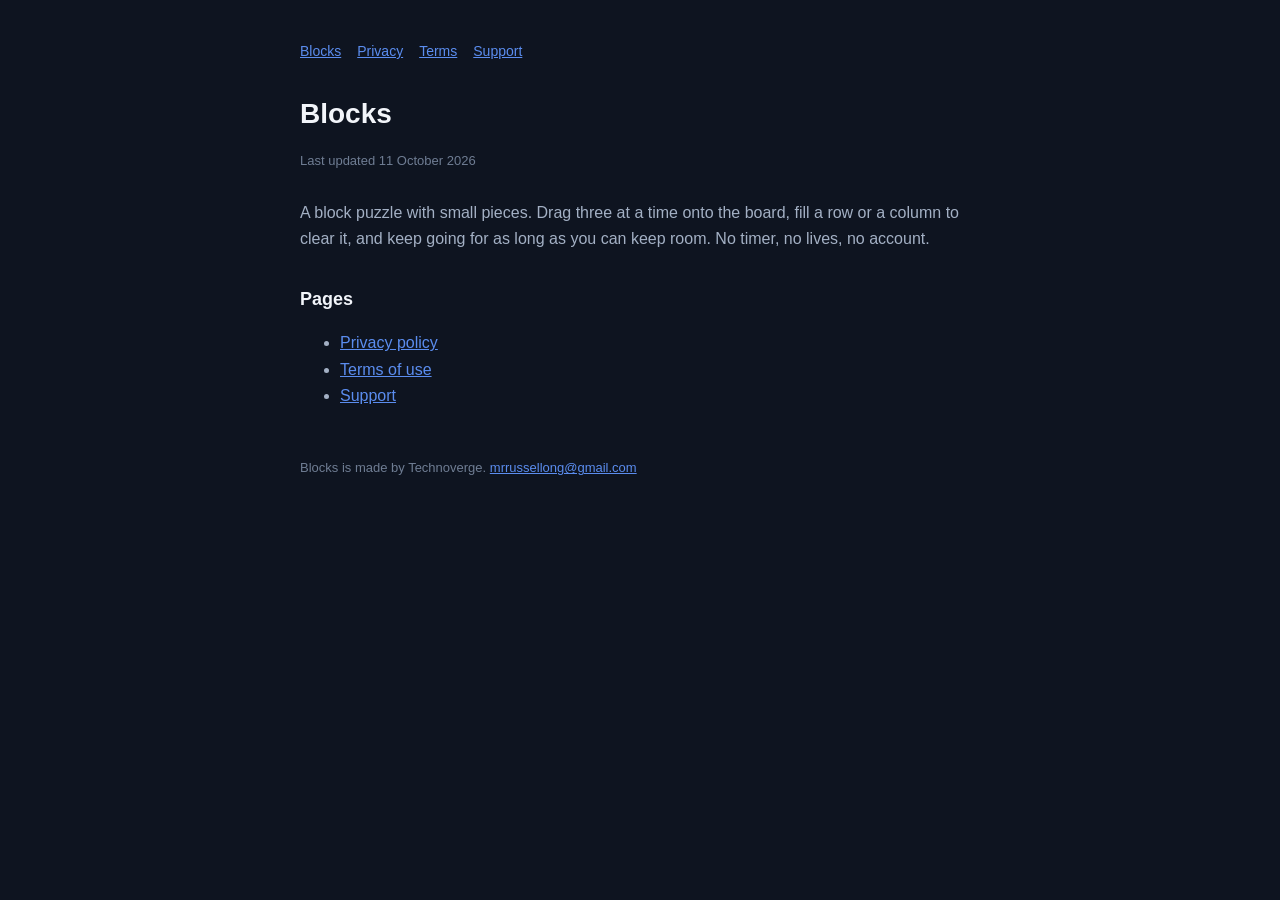
<file: index.html>
<!doctype html>
<html lang="en">
<head>
<meta charset="utf-8">
<meta name="viewport" content="width=device-width, initial-scale=1">
<title>Blocks · Blocks</title>
<link rel="stylesheet" href="style.css">
</head>
<body><main>
<nav><a href="index.html">Blocks</a><a href="privacy.html">Privacy</a><a href="terms.html">Terms</a><a href="support.html">Support</a></nav>
<h1>Blocks</h1>
<p class="updated">Last updated 11 October 2026</p>

<p>A block puzzle with small pieces. Drag three at a time onto the board, fill
a row or a column to clear it, and keep going for as long as you can keep room.
No timer, no lives, no account.</p>
<h2>Pages</h2>
<ul>
  <li><a href="privacy.html">Privacy policy</a></li>
  <li><a href="terms.html">Terms of use</a></li>
  <li><a href="support.html">Support</a></li>
</ul>

<footer>Blocks is made by Technoverge. <a href="mailto:mrrussellong@gmail.com">mrrussellong@gmail.com</a></footer>
</main></body>
</html>
</file>
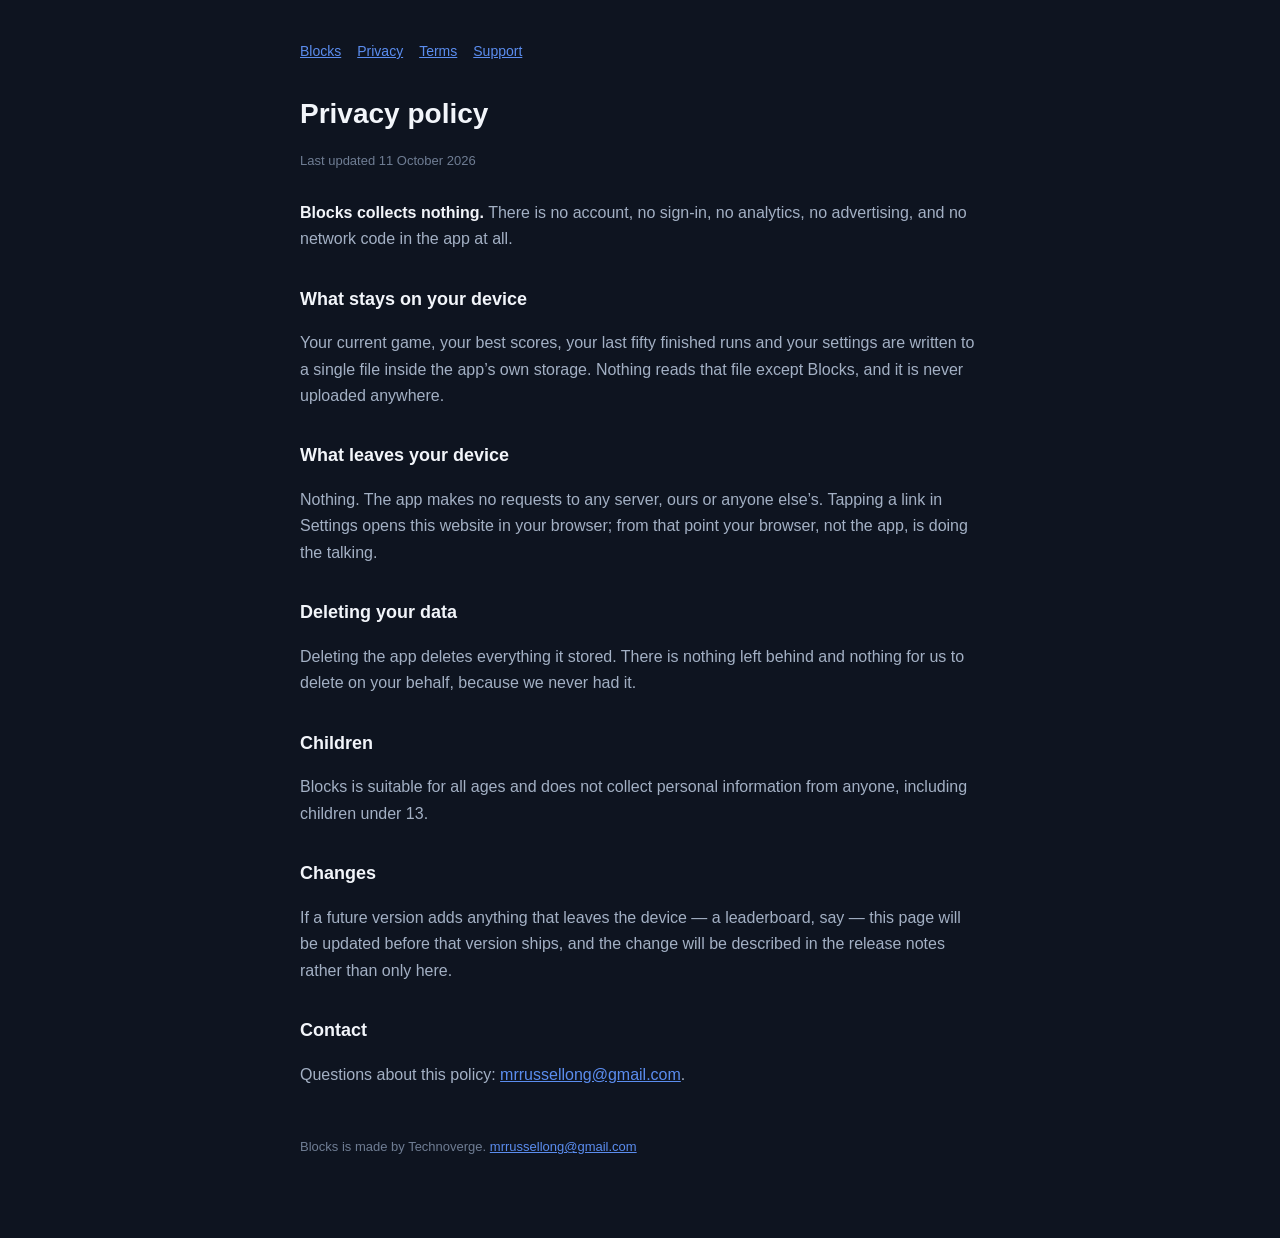
<file: privacy.html>
<!doctype html>
<html lang="en">
<head>
<meta charset="utf-8">
<meta name="viewport" content="width=device-width, initial-scale=1">
<title>Privacy policy · Blocks</title>
<link rel="stylesheet" href="style.css">
</head>
<body><main>
<nav><a href="index.html">Blocks</a><a href="privacy.html">Privacy</a><a href="terms.html">Terms</a><a href="support.html">Support</a></nav>
<h1>Privacy policy</h1>
<p class="updated">Last updated 11 October 2026</p>

<p><strong>Blocks collects nothing.</strong> There is no account, no sign-in, no
analytics, no advertising, and no network code in the app at all.</p>

<h2>What stays on your device</h2>
<p>Your current game, your best scores, your last fifty finished runs and your
settings are written to a single file inside the app’s own storage. Nothing
reads that file except Blocks, and it is never uploaded anywhere.</p>

<h2>What leaves your device</h2>
<p>Nothing. The app makes no requests to any server, ours or anyone else’s.
Tapping a link in Settings opens this website in your browser; from that point
your browser, not the app, is doing the talking.</p>

<h2>Deleting your data</h2>
<p>Deleting the app deletes everything it stored. There is nothing left behind
and nothing for us to delete on your behalf, because we never had it.</p>

<h2>Children</h2>
<p>Blocks is suitable for all ages and does not collect personal information
from anyone, including children under 13.</p>

<h2>Changes</h2>
<p>If a future version adds anything that leaves the device — a leaderboard, say
— this page will be updated before that version ships, and the change will be
described in the release notes rather than only here.</p>

<h2>Contact</h2>
<p>Questions about this policy: <a href="mailto:mrrussellong@gmail.com">mrrussellong@gmail.com</a>.</p>

<footer>Blocks is made by Technoverge. <a href="mailto:mrrussellong@gmail.com">mrrussellong@gmail.com</a></footer>
</main></body>
</html>
</file>
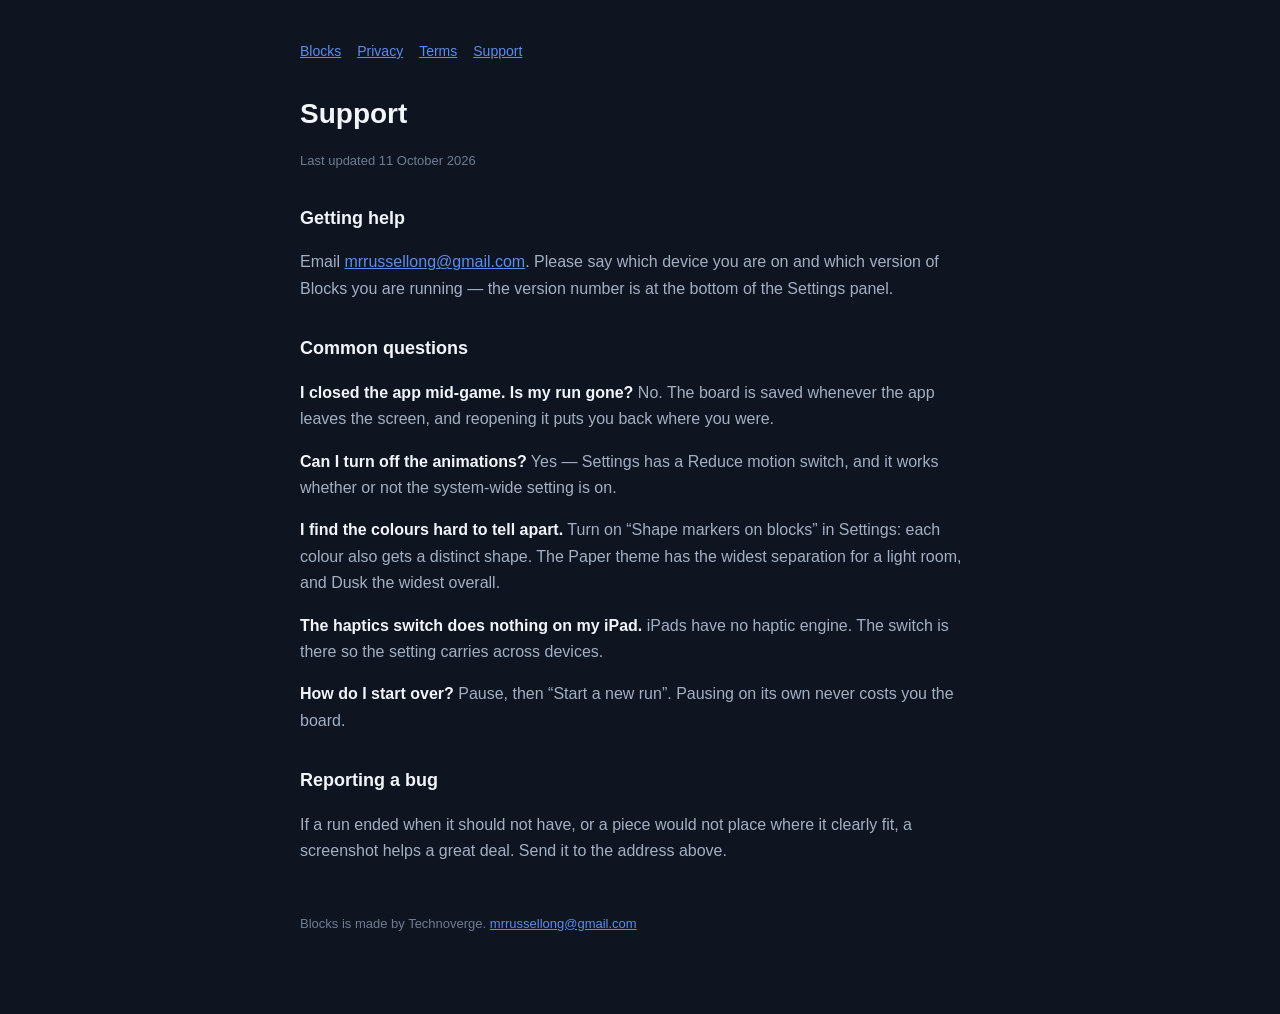
<file: support.html>
<!doctype html>
<html lang="en">
<head>
<meta charset="utf-8">
<meta name="viewport" content="width=device-width, initial-scale=1">
<title>Support · Blocks</title>
<link rel="stylesheet" href="style.css">
</head>
<body><main>
<nav><a href="index.html">Blocks</a><a href="privacy.html">Privacy</a><a href="terms.html">Terms</a><a href="support.html">Support</a></nav>
<h1>Support</h1>
<p class="updated">Last updated 11 October 2026</p>

<h2>Getting help</h2>
<p>Email <a href="mailto:mrrussellong@gmail.com">mrrussellong@gmail.com</a>.
Please say which device you are on and which version of Blocks you are running —
the version number is at the bottom of the Settings panel.</p>

<h2>Common questions</h2>
<p><strong>I closed the app mid-game. Is my run gone?</strong> No. The board is
saved whenever the app leaves the screen, and reopening it puts you back where
you were.</p>
<p><strong>Can I turn off the animations?</strong> Yes — Settings has a Reduce
motion switch, and it works whether or not the system-wide setting is on.</p>
<p><strong>I find the colours hard to tell apart.</strong> Turn on “Shape markers
on blocks” in Settings: each colour also gets a distinct shape. The Paper theme
has the widest separation for a light room, and Dusk the widest overall.</p>
<p><strong>The haptics switch does nothing on my iPad.</strong> iPads have no
haptic engine. The switch is there so the setting carries across devices.</p>
<p><strong>How do I start over?</strong> Pause, then “Start a new run”. Pausing
on its own never costs you the board.</p>

<h2>Reporting a bug</h2>
<p>If a run ended when it should not have, or a piece would not place where it
clearly fit, a screenshot helps a great deal. Send it to the address above.</p>

<footer>Blocks is made by Technoverge. <a href="mailto:mrrussellong@gmail.com">mrrussellong@gmail.com</a></footer>
</main></body>
</html>
</file>
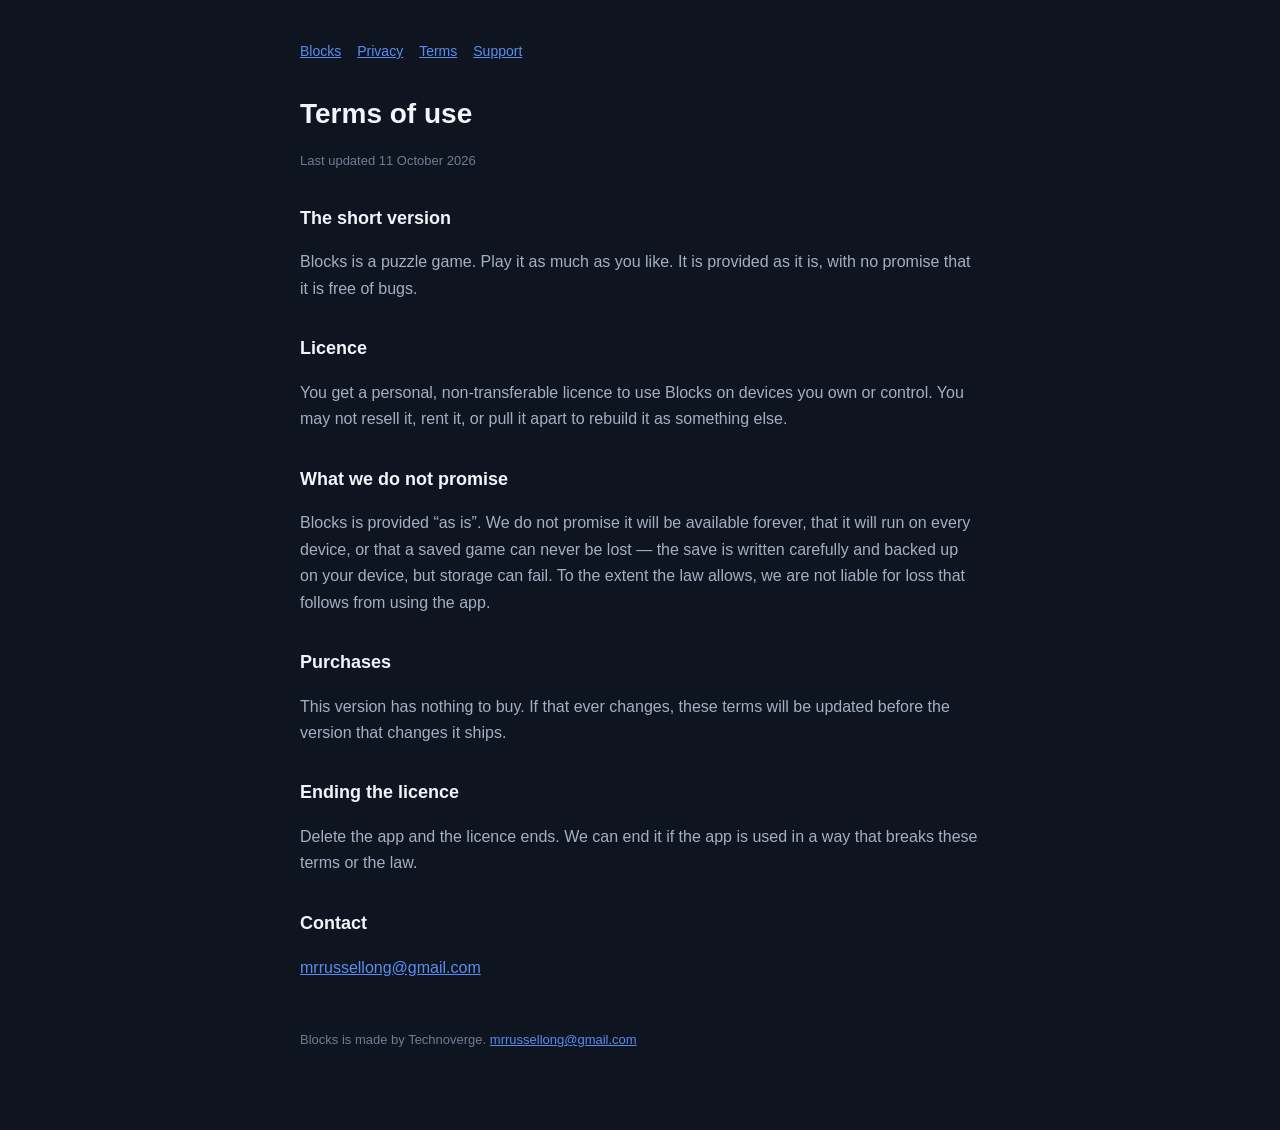
<file: terms.html>
<!doctype html>
<html lang="en">
<head>
<meta charset="utf-8">
<meta name="viewport" content="width=device-width, initial-scale=1">
<title>Terms of use · Blocks</title>
<link rel="stylesheet" href="style.css">
</head>
<body><main>
<nav><a href="index.html">Blocks</a><a href="privacy.html">Privacy</a><a href="terms.html">Terms</a><a href="support.html">Support</a></nav>
<h1>Terms of use</h1>
<p class="updated">Last updated 11 October 2026</p>

<h2>The short version</h2>
<p>Blocks is a puzzle game. Play it as much as you like. It is provided as it
is, with no promise that it is free of bugs.</p>

<h2>Licence</h2>
<p>You get a personal, non-transferable licence to use Blocks on devices you
own or control. You may not resell it, rent it, or pull it apart to rebuild it
as something else.</p>

<h2>What we do not promise</h2>
<p>Blocks is provided “as is”. We do not promise it will be available forever,
that it will run on every device, or that a saved game can never be lost — the
save is written carefully and backed up on your device, but storage can fail.
To the extent the law allows, we are not liable for loss that follows from
using the app.</p>

<h2>Purchases</h2>
<p>This version has nothing to buy. If that ever changes, these terms will be
updated before the version that changes it ships.</p>

<h2>Ending the licence</h2>
<p>Delete the app and the licence ends. We can end it if the app is used in a
way that breaks these terms or the law.</p>

<h2>Contact</h2>
<p><a href="mailto:mrrussellong@gmail.com">mrrussellong@gmail.com</a></p>

<footer>Blocks is made by Technoverge. <a href="mailto:mrrussellong@gmail.com">mrrussellong@gmail.com</a></footer>
</main></body>
</html>
</file>
<file: style.css>
:root {
  --bg: #0e1420;
  --surface: #18202f;
  --text: #f2f5fa;
  --muted: #a3b0c4;
  --accent: #5b8def;
}
* { box-sizing: border-box; }
body {
  margin: 0;
  padding: 40px 20px 80px;
  background: var(--bg);
  color: var(--text);
  font: 16px/1.65 -apple-system, BlinkMacSystemFont, "Segoe UI", Roboto, sans-serif;
}
main { max-width: 680px; margin: 0 auto; }
h1 { font-size: 28px; margin: 0 0 6px; }
h2 { font-size: 18px; margin: 32px 0 8px; }
p, li { color: var(--muted); }
strong { color: var(--text); }
a { color: var(--accent); }
.updated { font-size: 13px; color: #6f7d93; margin-bottom: 28px; }
nav { margin-bottom: 28px; display: flex; gap: 16px; font-size: 14px; }
footer { margin-top: 48px; font-size: 13px; color: #6f7d93; }
</file>
